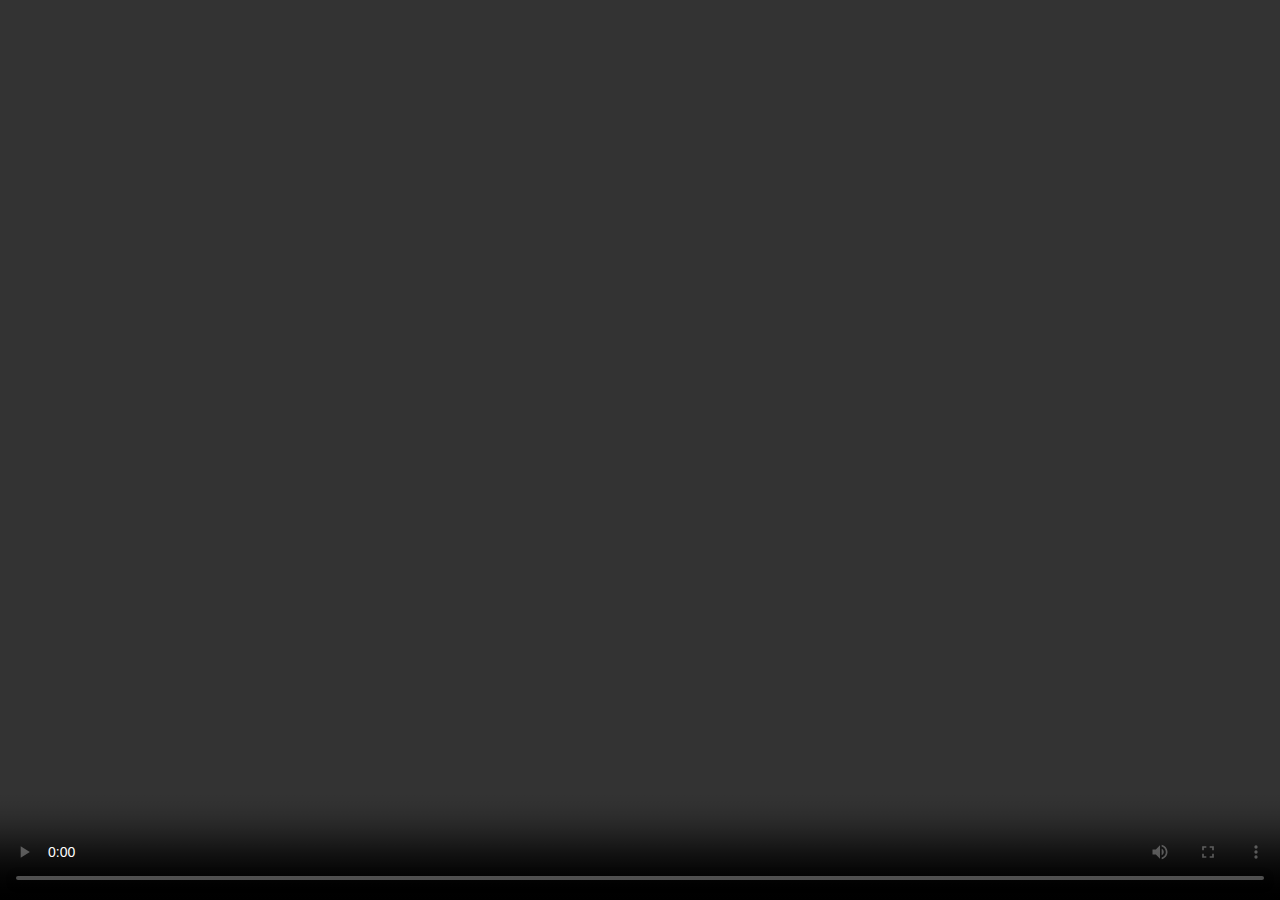
<file: embed.html>
<!DOCTYPE html>
<html lang="pt-BR">
<head>
    <!-- Metadados -->
    <meta charset="UTF-8">
    <meta name="viewport" content="width=device-width, initial-scale=1.0">
    <title>Vídeo Incorporado</title>

    <!-- Estilos necessários -->
    <link href="https://vjs.zencdn.net/7.21.1/video-js.css" rel="stylesheet">
    <!-- Font Awesome para ícones -->
    <link rel="stylesheet" href="https://cdnjs.cloudflare.com/ajax/libs/font-awesome/6.0.0-beta3/css/all.min.css" crossorigin="anonymous" referrerpolicy="no-referrer" />

    <style>
        /* Estilos personalizados */

        /* Centralizar o botão de play grande do Video.js */
        .vjs-big-play-button {
            top: 50% !important;
            left: 50% !important;
            transform: translate(-50%, -50%) !important;
        }

        /* Estilos para os botões personalizados */
        .vjs-rewind-button .fas,
        .vjs-forward-button .fas,
        .vjs-download-button .fas {
            font-size: 18px;
            line-height: 1.5;
            vertical-align: middle;
            color: white;
        }

        .vjs-rewind-button,
        .vjs-forward-button,
        .vjs-download-button {
            width: 36px;
            height: 36px;
            padding: 0;
        }

        .vjs-rewind-button:hover .fas,
        .vjs-forward-button:hover .fas,
        .vjs-download-button:hover .fas {
            color: #ccc;
        }

        /* Estilos para o contêiner do player */
        #video-player-container {
            width: 100vw;
            height: 100vh;
            display: flex;
            align-items: center;
            justify-content: center;
            background-color: #000; /* Fundo preto para melhor contraste */
        }

        /* Estilos para o player de vídeo */
        #video-player {
            width: 100%;
            height: 100%;
            max-width: 100%;
            max-height: 100%;
        }

        /* Remover margens e preenchimentos */
        body, html {
            margin: 0;
            padding: 0;
            height: 100%;
            overflow: hidden; /* Evita barras de rolagem */
        }
    </style>
</head>
<body>
    <!-- Contêiner do Player de Vídeo -->
    <div id="video-player-container">
        <video id="video-player" class="video-js vjs-default-skin" controls preload="auto"></video>
    </div>

    <!-- Scripts necessários -->
    <script src="https://vjs.zencdn.net/7.21.1/video.min.js"></script>

    <!-- Script para inicializar o player -->
    <script>
        // Função para obter o parâmetro 'videoUrl' da query string
        function getQueryParam(param) {
            const urlParams = new URLSearchParams(window.location.search);
            return urlParams.get(param);
        }

        // Obter o URL do vídeo da query string
        const videoUrl = getQueryParam('videoUrl');

        // Verificar se o videoUrl está presente
        if (!videoUrl) {
            alert('URL do vídeo não fornecida.');
        }

        // Função para obter o tipo MIME do vídeo
        function getMimeType(url) {
            const extension = url.split('.').pop().toLowerCase();
            switch (extension) {
                case 'mp4':
                    return 'video/mp4';
                case 'mkv':
                    return 'video/x-matroska';
                case 'webm':
                    return 'video/webm';
                default:
                    return 'video/mp4';
            }
        }

        // Inicializar o player
        const videoPlayer = videojs('video-player', {
            autoplay: false,
            controls: true,
            responsive: true,
            fluid: true,
            sources: [{ src: videoUrl, type: getMimeType(videoUrl) }]
        }, function() {
            // Callback após o player estar pronto
            addCustomButtons(); // Adicionar os botões personalizados
        });

        // Função para adicionar botões personalizados ao player
        function addCustomButtons() {
            // Botão de Retroceder 10 Segundos
            const rewindButton = videojs.extend(videojs.getComponent('Button'), {
                constructor: function() {
                    videojs.getComponent('Button').apply(this, arguments);
                    this.controlText('Retroceder 10 segundos');
                    this.addClass('vjs-control');
                    this.addClass('vjs-button');
                    this.addClass('vjs-rewind-button');
                    this.el().innerHTML = '<i class="fas fa-undo"></i>';
                },
                handleClick: function() {
                    const currentTime = videoPlayer.currentTime();
                    videoPlayer.currentTime(Math.max(0, currentTime - 10));
                }
            });
            videojs.registerComponent('RewindButton', rewindButton);
            videoPlayer.getChild('controlBar').addChild('RewindButton', {}, 0);

            // Botão de Avançar 10 Segundos
            const forwardButton = videojs.extend(videojs.getComponent('Button'), {
                constructor: function() {
                    videojs.getComponent('Button').apply(this, arguments);
                    this.controlText('Avançar 10 segundos');
                    this.addClass('vjs-control');
                    this.addClass('vjs-button');
                    this.addClass('vjs-forward-button');
                    this.el().innerHTML = '<i class="fas fa-redo"></i>';
                },
                handleClick: function() {
                    const currentTime = videoPlayer.currentTime();
                    const duration = videoPlayer.duration();
                    videoPlayer.currentTime(Math.min(duration, currentTime + 10));
                }
            });
            videojs.registerComponent('ForwardButton', forwardButton);
            videoPlayer.getChild('controlBar').addChild('ForwardButton', {}, 2);

            // Botão de Download
            const downloadButton = videojs.extend(videojs.getComponent('Button'), {
                constructor: function() {
                    videojs.getComponent('Button').apply(this, arguments);
                    this.controlText('Download Vídeo');
                    this.addClass('vjs-control');
                    this.addClass('vjs-button');
                    this.addClass('vjs-download-button');
                    this.el().innerHTML = '<i class="fas fa-download"></i>';
                },
                handleClick: function() {
                    downloadCurrentVideo();
                }
            });
            videojs.registerComponent('DownloadButton', downloadButton);
            // Adicionar o botão de download antes do botão de tela cheia
            videoPlayer.getChild('controlBar').addChild('DownloadButton', {}, videoPlayer.getChild('controlBar').children().length - 1);
        }

        // Função para baixar o vídeo atual
        function downloadCurrentVideo() {
            const videoName = videoUrl.substring(videoUrl.lastIndexOf('/') + 1).split('?')[0];

            const a = document.createElement('a');
            a.href = videoUrl;
            a.download = videoName;
            document.body.appendChild(a);
            a.click();
            document.body.removeChild(a);
        }
    </script>
</body>
</html>
</file>
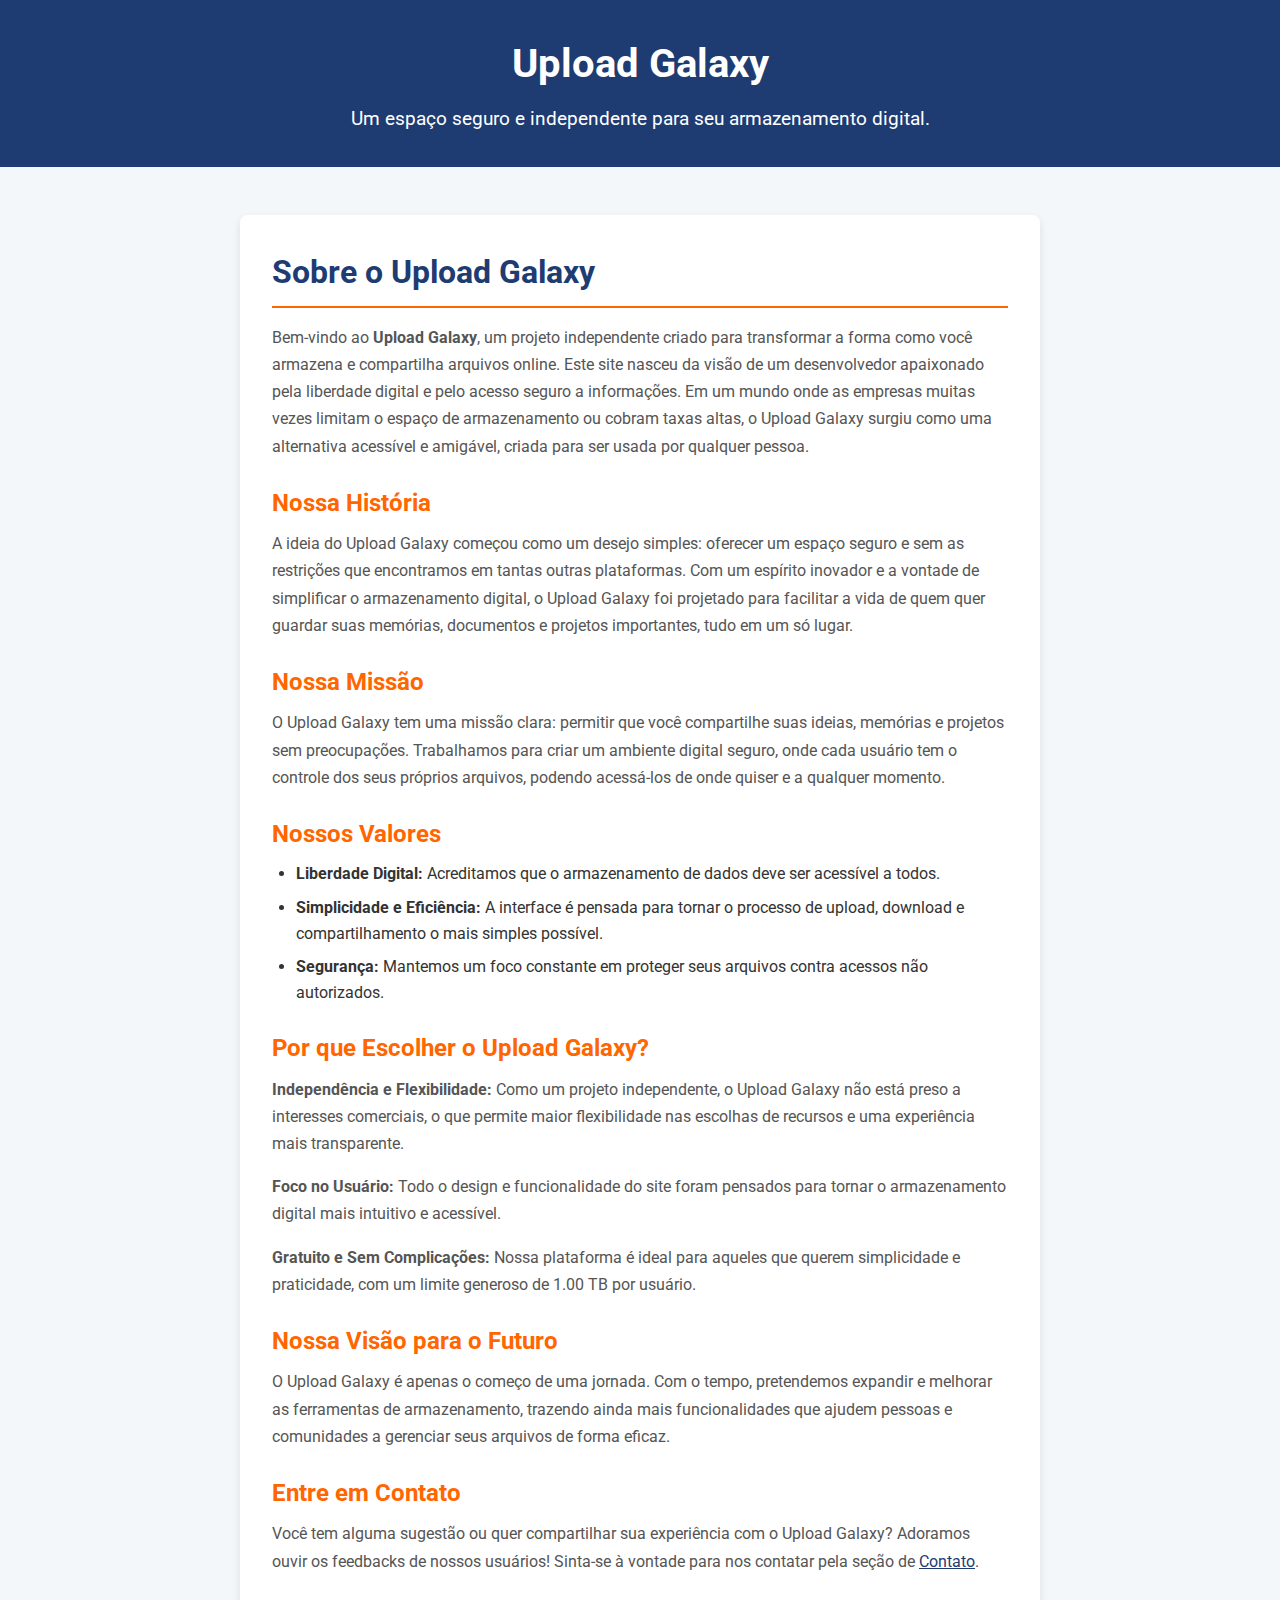
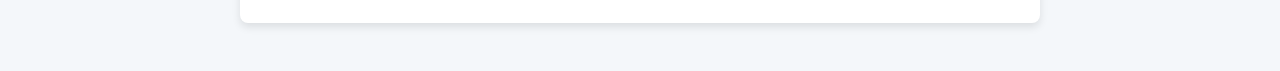
<file: Sobre/sobre.html>
<!DOCTYPE html>
<html lang="pt-BR">
<head>
    <meta charset="UTF-8">
    <meta name="viewport" content="width=device-width, initial-scale=1.0">
    <title>Sobre - Upload Galaxy</title>
    <link rel="stylesheet" href="sobre.css"> <!-- Link para o CSS externo -->
    <link rel="preconnect" href="https://fonts.googleapis.com">
    <link rel="preconnect" href="https://fonts.gstatic.com" crossorigin>
    <link href="https://fonts.googleapis.com/css2?family=Roboto:wght@400;700&display=swap" rel="stylesheet">
</head>
<body>

    <header class="header">
        <h1>Upload Galaxy</h1>
        <p>Um espaço seguro e independente para seu armazenamento digital.</p>
    </header>

    <main class="about-section">
        <section class="about-content">
            <h2>Sobre o Upload Galaxy</h2>
            <p>
                Bem-vindo ao <strong>Upload Galaxy</strong>, um projeto independente criado para transformar a forma como você armazena e compartilha arquivos online. Este site nasceu da visão de um desenvolvedor apaixonado pela liberdade digital e pelo acesso seguro a informações. Em um mundo onde as empresas muitas vezes limitam o espaço de armazenamento ou cobram taxas altas, o Upload Galaxy surgiu como uma alternativa acessível e amigável, criada para ser usada por qualquer pessoa.
            </p>

            <h3>Nossa História</h3>
            <p>
                A ideia do Upload Galaxy começou como um desejo simples: oferecer um espaço seguro e sem as restrições que encontramos em tantas outras plataformas. Com um espírito inovador e a vontade de simplificar o armazenamento digital, o Upload Galaxy foi projetado para facilitar a vida de quem quer guardar suas memórias, documentos e projetos importantes, tudo em um só lugar.
            </p>

            <h3>Nossa Missão</h3>
            <p>
                O Upload Galaxy tem uma missão clara: permitir que você compartilhe suas ideias, memórias e projetos sem preocupações. Trabalhamos para criar um ambiente digital seguro, onde cada usuário tem o controle dos seus próprios arquivos, podendo acessá-los de onde quiser e a qualquer momento.
            </p>

            <h3>Nossos Valores</h3>
            <ul>
                <li><strong>Liberdade Digital:</strong> Acreditamos que o armazenamento de dados deve ser acessível a todos.</li>
                <li><strong>Simplicidade e Eficiência:</strong> A interface é pensada para tornar o processo de upload, download e compartilhamento o mais simples possível.</li>
                <li><strong>Segurança:</strong> Mantemos um foco constante em proteger seus arquivos contra acessos não autorizados.</li>
            </ul>

            <h3>Por que Escolher o Upload Galaxy?</h3>
            <p>
                <strong>Independência e Flexibilidade:</strong> Como um projeto independente, o Upload Galaxy não está preso a interesses comerciais, o que permite maior flexibilidade nas escolhas de recursos e uma experiência mais transparente.
            </p>
            <p>
                <strong>Foco no Usuário:</strong> Todo o design e funcionalidade do site foram pensados para tornar o armazenamento digital mais intuitivo e acessível.
            </p>
            <p>
                <strong>Gratuito e Sem Complicações:</strong> Nossa plataforma é ideal para aqueles que querem simplicidade e praticidade, com um limite generoso de 1.00 TB por usuário.
            </p>

            <h3>Nossa Visão para o Futuro</h3>
            <p>
                O Upload Galaxy é apenas o começo de uma jornada. Com o tempo, pretendemos expandir e melhorar as ferramentas de armazenamento, trazendo ainda mais funcionalidades que ajudem pessoas e comunidades a gerenciar seus arquivos de forma eficaz.
            </p>

            <h3>Entre em Contato</h3>
            <p>
                Você tem alguma sugestão ou quer compartilhar sua experiência com o Upload Galaxy? Adoramos ouvir os feedbacks de nossos usuários! Sinta-se à vontade para nos contatar pela seção de <a href="contact.html">Contato</a>.
            </p>
        </section>
    </main>

</body>
</html>
</file>
<file: Sobre/sobre.css>
/* Reset de CSS básico */
* {
    margin: 0;
    padding: 0;
    box-sizing: border-box;
    font-family: 'Roboto', sans-serif;
}

body {
    background: #f4f7fa;
    color: #333;
    line-height: 1.6;
}

/* Cabeçalho da página */
.header {
    background-color: #1e3c72;
    color: #fff;
    padding: 2rem;
    text-align: center;
}

.header h1 {
    font-size: 2.5rem;
    font-weight: 700;
}

.header p {
    font-size: 1.2rem;
    margin-top: 0.5rem;
}

/* Seção principal "Sobre" */
.about-section {
    display: flex;
    justify-content: center;
    padding: 3rem 1rem;
}

.about-content {
    max-width: 800px;
    background: #fff;
    padding: 2rem;
    border-radius: 8px;
    box-shadow: 0 4px 8px rgba(0, 0, 0, 0.1);
}

.about-content h2 {
    font-size: 2rem;
    margin-bottom: 1rem;
    color: #1e3c72;
    border-bottom: 2px solid #ff6600;
    padding-bottom: 0.5rem;
}

.about-content h3 {
    font-size: 1.5rem;
    color: #ff6600;
    margin-top: 1.5rem;
    margin-bottom: 0.5rem;
}

.about-content p {
    margin-bottom: 1rem;
    color: #555;
    line-height: 1.7;
}

.about-content ul {
    list-style: disc;
    padding-left: 1.5rem;
    margin-bottom: 1rem;
}

.about-content li {
    margin-bottom: 0.5rem;
}

/* Links */
.about-content a {
    color: #1e3c72;
    text-decoration: underline;
}

.about-content a:hover {
    color: #ff6600;
    text-decoration: none;
}

/* Responsividade */
@media (max-width: 768px) {
    .header h1 {
        font-size: 2rem;
    }
    .header p {
        font-size: 1rem;
    }
    .about-content h2 {
        font-size: 1.8rem;
    }
    .about-content h3 {
        font-size: 1.3rem;
    }
    .about-content p, .about-content li {
        font-size: 0.95rem;
    }
}
</file>
